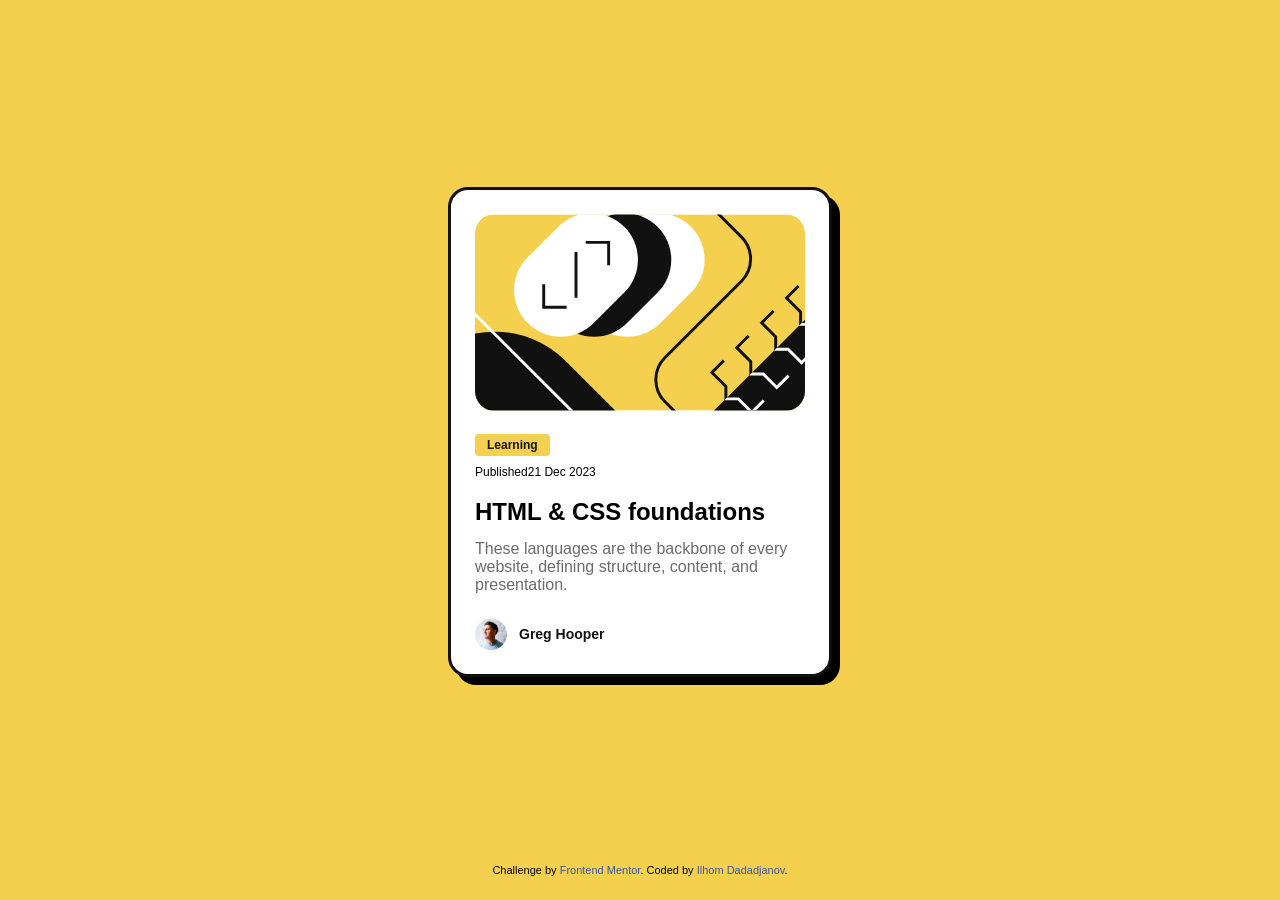
<file: blog-preview-card-main/index.html>
<!DOCTYPE html>
<html lang="en">

<head>
  <meta charset="UTF-8">
  <meta name="viewport" content="width=device-width, initial-scale=1.0">
  <link rel="icon" type="image/png" sizes="32x32" href="./assets/images/favicon-32x32.png">
  <link rel="stylesheet" href="assets/css-style.css">
  <title>Frontend Mentor | Blog preview card</title>
</head>

<body>
  <div class="wrapper" role="main">
    <div class="container">
      <div class="container_content">
        <img src="./assets/images/illustration-article.svg" alt="Illustration">
        <span>Learning</span>
        <p>Published21 Dec 2023</p>
        <h1><a>HTML & CSS foundations</a></h1>
        <p>These languages are the backbone of every website, defining structure, content, and presentation.</p>
      </div>
      <div class="container_author">
        <img src="./assets/images/image-avatar.webp" alt="Greg Hooper Image">
        <span>Greg Hooper</span>
      </div>
    </div>
    <div class="attribution">
      Challenge by <a href="https://www.frontendmentor.io?ref=challenge" target="_blank">Frontend Mentor</a>.
      Coded by <a href="https://github.com/lhomD" target="_blank">Ilhom Dadadjanov</a>.
    </div>
  </div>
</body>

</html>
</file>
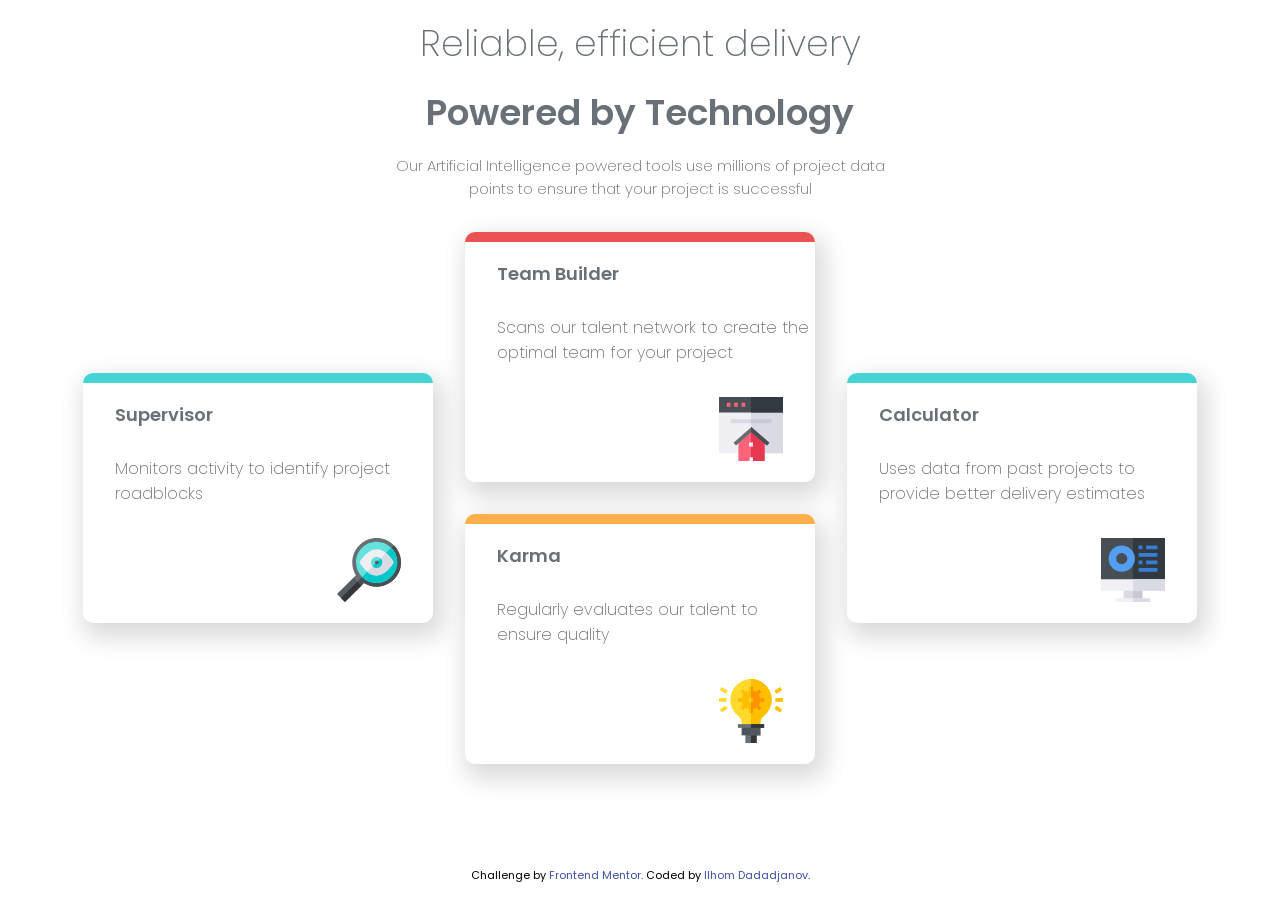
<file: four-card-feature-section-master/index.html>
<!DOCTYPE html>
<html lang="en">

<head>
  <meta charset="UTF-8">
  <meta name="viewport" content="width=device-width, initial-scale=1.0">
  <!-- displays site properly based on user's device -->
  <link rel="icon" type="image/png" sizes="32x32" href="./images/favicon-32x32.png">
  <link rel="stylesheet" href="./assets/style.css">
  <title>Frontend Mentor | Four card feature section</title>
</head>

<body>
  <div class="wrapper">
    <main class="main">
      <section class="main__intro">
        <h1 class="main__intro-h1">Reliable, efficient delivery</h1>
        <h2 class="main__intro-h2">Powered by Technology</h2>
        <p class="main__intro-p">Our Artificial Intelligence powered tools use millions of project data points to ensure
          that your project is
          successful</p>
      </section>
      <section class="main__cards">
        <article class="main__cards__card">
          <h3 class="main__cards__card-h3">Supervisor</h3>
          <p class="main__cards__card-p">Monitors activity to identify project roadblocks</p>
          <img src="./assets/images/icon-supervisor.svg" alt="Supervisor Icon">
        </article>
        <article class="main__cards__card">
          <h3 class="main__cards__card-h3">Team Builder</h3>
          <p class="main__cards__card-p">Scans our talent network to create the optimal team for your project</p>
          <img src="./assets/images/icon-team-builder.svg" alt="House Icon">
        </article>
        <article class="main__cards__card">
          <h3 class="main__cards__card-h3">Karma</h3>
          <p class="main__cards__card-p">Regularly evaluates our talent to ensure quality</p>
          <img src="./assets/images/icon-karma.svg" alt="Lamp Icon">
        </article>
        <article class="main__cards__card">
          <h3 class="main__cards__card-h3">Calculator</h3>
          <p class="main__cards__card-p">Uses data from past projects to provide better delivery estimates</p>
          <img src="./assets/images/icon-calculator.svg" alt="Calculator Icon">
        </article>
      </section>
    </main>

    <footer class="attribution">
      Challenge by <a href="https://www.frontendmentor.io?ref=challenge" target="_blank">Frontend Mentor</a>.
      Coded by <a href="https://github.com/lhomD" target="_blank">Ilhom Dadadjanov</a>.
    </footer>
  </div>
</body>

</html>
</file>
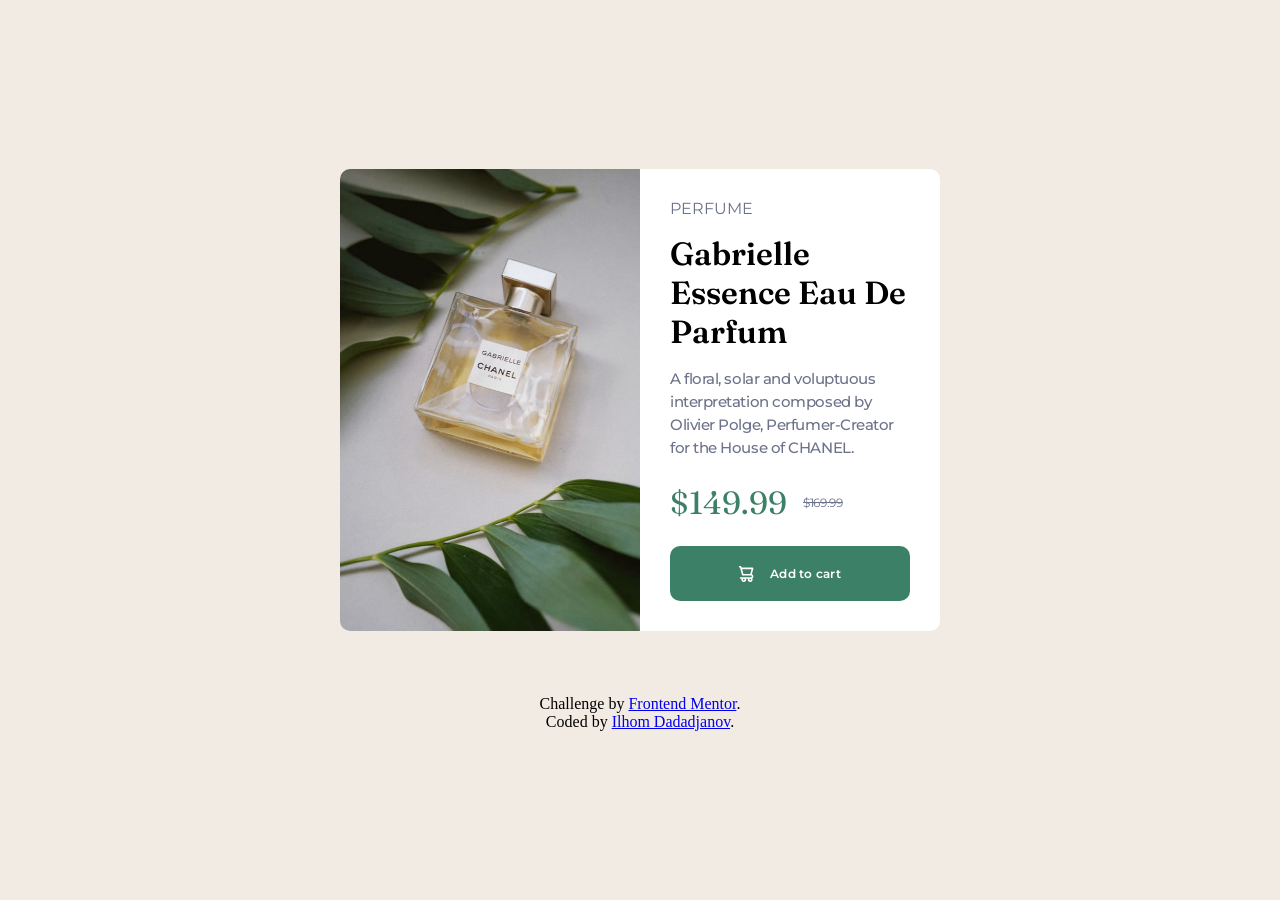
<file: product-preview-card-component-main/index.html>
<!DOCTYPE html>
<html lang="en">

<head>
  <meta charset="UTF-8">
  <meta name="viewport" content="width=device-width, initial-scale=1.0">
  <!-- displays site properly based on user's device -->

  <link rel="icon" type="image/png" sizes="32x32" href="./images/favicon-32x32.png">
  <link rel="stylesheet" href="style.css">

  <title>Frontend Mentor | Product preview card component</title>

  <!-- Feel free to remove these styles or customise in your own stylesheet 👍 -->
</head>

<body>
  <main class="wrapper">
    <section class="card">
      <div class="card_content">
        <span class="card_content-category">perfume</span>
        <h1 class="card_content-name">gabrielle essence eau de parfum</h1>
        <p class="card_content-description">A floral, solar and voluptuous interpretation composed by Olivier Polge,
          Perfumer-Creator for the House of CHANEL.</p>
        <div class="card_content-price">
          <span class="card_content-price-new">$149.99</span>
          <span class="card_content-price-old">$169.99</span>
        </div>
        <div class="card_content_cta">
          <img src="images/icon-cart.svg" alt="">
          <button class="card_content_cta-btn" type="button">Add to cart</button>
        </div>
      </div>
      <picture class="card_img">
        <source media="(min-width:601px)" srcset="images/image-product-desktop.jpg">
        <img src="images/image-product-mobile.jpg" alt="Parfume Bottle">
      </picture>
    </section>

    <div class="attribution">
      Challenge by <a href="https://www.frontendmentor.io?ref=challenge" target="_blank">Frontend Mentor</a>.<br>
      Coded by <a href="https://legendary-chimera-96c039.netlify.app/">Ilhom Dadadjanov</a>.
    </div>
  </main>
</body>

</html>
</file>
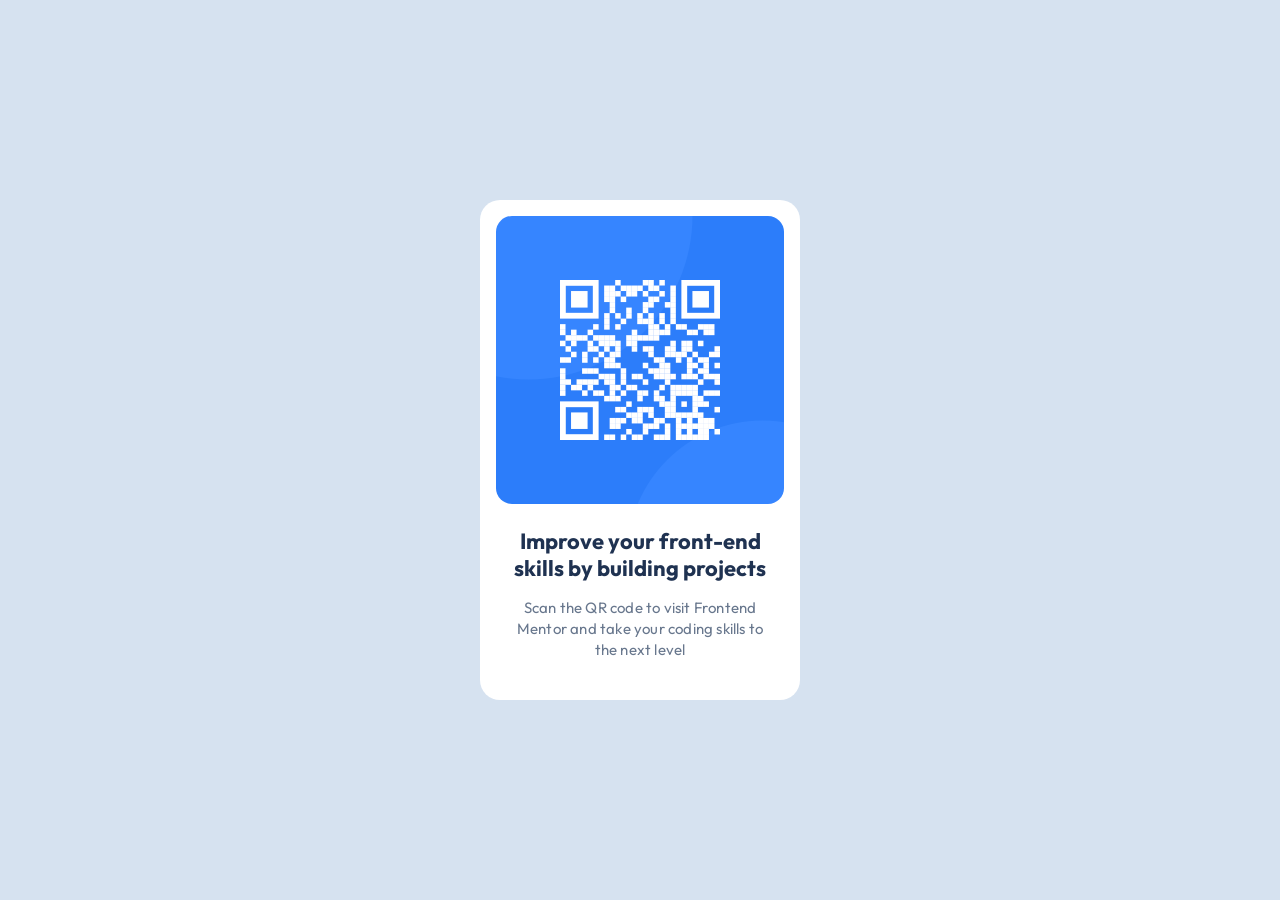
<file: qr-code-component-main/index.html>
<!DOCTYPE html>
<html lang="en">
<head>
  <meta charset="UTF-8">
  <meta name="viewport" content="width=device-width, initial-scale=1.0">
  <link rel="icon" type="image/png" sizes="32x32" href="./images/favicon-32x32.png">
  <link rel="stylesheet" href="style.css">
  <title>Frontend Mentor | QR code component</title>
</head>

<body>
    <div class="container" role="main">
      <img src="images/image-qr-code.png" alt="QR CODE">
      <h1>Improve your front-end skills by building projects</h1>
      <p>Scan the QR code to visit Frontend Mentor and take your coding skills to the next level</p>
    </div>
</body>
</html>
</file>
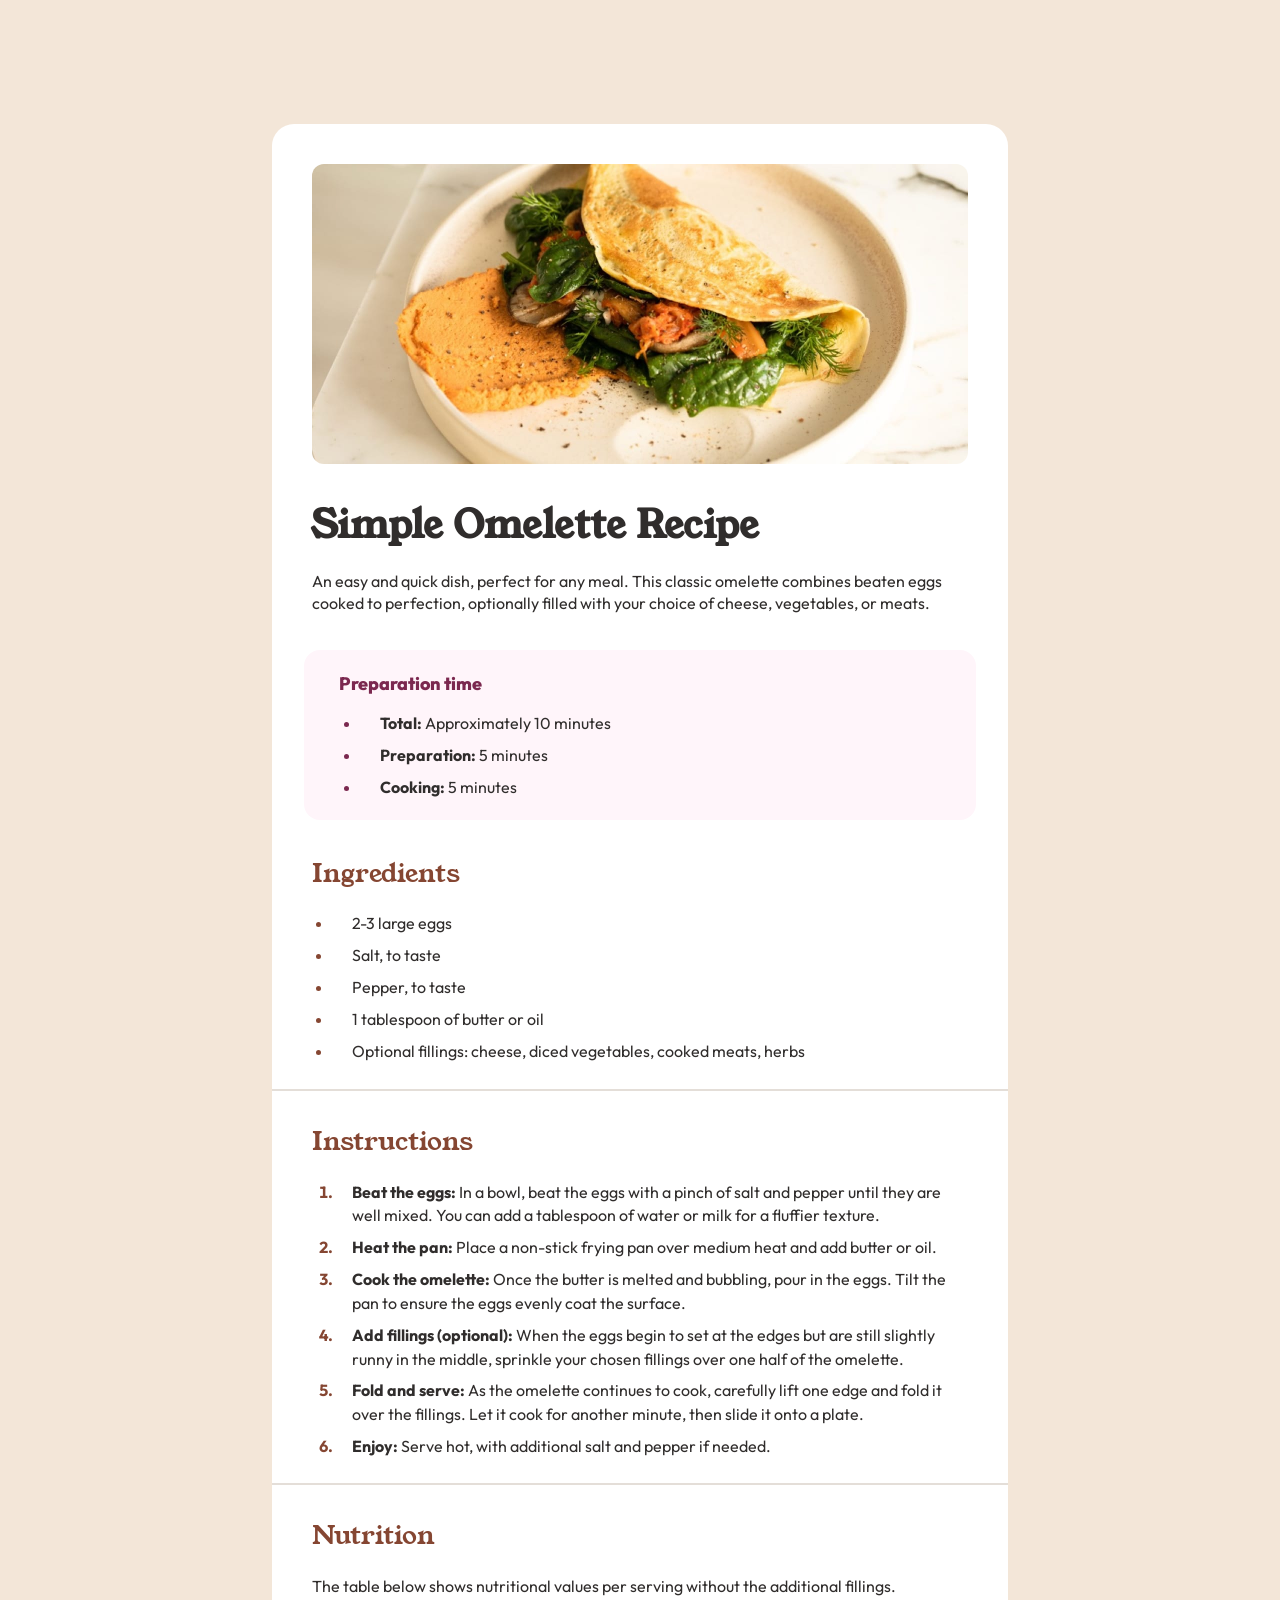
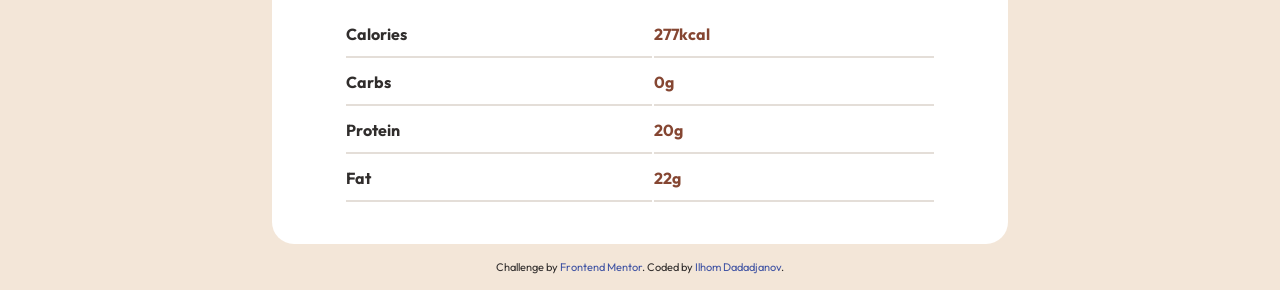
<file: recipe-page-main/index.html>
<!DOCTYPE html>
<html lang="en">

<head>
  <meta charset="UTF-8">
  <meta name="viewport" content="width=device-width, initial-scale=1.0">
  <!-- displays site properly based on user's device -->
  <link rel="icon" type="image/png" sizes="32x32" href="./assets/images/favicon-32x32.png">
  <link rel="stylesheet" href="./assets/style.css">

  <title>Frontend Mentor | Recipe page</title>

</head>

<body>
  <div class="wrapper" role="main">
    
    <!-- Start Hero Section -->
    <section class="wrapper__hero">
      <img src="./assets/images/image-omelette.jpeg" alt="A simple omelette with vegetables on a plate">
      <h1 class="wrapper__hero-header">Simple Omelette Recipe</h1>
      <p class="wrapper__hero-text">An easy and quick dish, perfect for any meal. This classic omelette combines beaten
        eggs cooked to perfection,
        optionally filled with your choice of cheese, vegetables, or meats.</p>
    </section><!-- End Hero Section -->
    <!-- Start Preparation Section -->
    <section class="wrapper__preparation">
      <h2 class="wrapper__preparation-header">Preparation time</h2>
      <ul class="wrapper__preparation-ul">
        <li><span>Total:</span> Approximately 10 minutes</li>
        <li><span>Preparation:</span> 5 minutes</li>
        <li><span>Cooking:</span> 5 minutes</li>
      </ul>
    </section><!-- End Preparation -->
    <!-- Start Ingredients Section -->
    <section class="wrapper__ingredients">
      <h2 class="wrapper__ingredients-header">Ingredients</h2>
      <ul class="wrapper__ingredients-ul">
        <li>2-3 large eggs</li>
        <li>Salt, to taste</li>
        <li>Pepper, to taste</li>
        <li>1 tablespoon of butter or oil</li>
        <li>Optional fillings: cheese, diced vegetables, cooked meats, herbs</li>
      </ul>
    </section><!-- End Ingredients -->
    <section class="wrapper__instructions">
      <h2 class="wrapper__instructions-header">Instructions</h2>
      <ol class="wrapper__instructions-list">
        <li><span>Beat the eggs:</span> In a bowl, beat the eggs with a pinch of salt and pepper until they are well
          mixed.
          You can add a tablespoon of water or milk for a fluffier texture.</li>
        <li><span>Heat the pan:</span> Place a non-stick frying pan over medium heat and add butter or oil.</li>
        <li><span>Cook the omelette:</span> Once the butter is melted and bubbling, pour in the eggs. Tilt the pan to
          ensure the eggs evenly coat the surface.</li>
        <li><span>Add fillings (optional):</span> When the eggs begin to set at the edges but are still slightly runny
          in
          the middle, sprinkle your chosen fillings over one half of
          the omelette.</li>
        <li><span>Fold and serve:</span> As the omelette continues to cook, carefully lift one edge and fold it over the
          fillings. Let it cook for another minute, then slide it onto a plate.</li>
        <li><span>Enjoy:</span> Serve hot, with additional salt and pepper if needed.</li>
      </ol>
    </section>
    <section class="wrapper__nutritions">
      <h2 class="wrapper__nutritions-header">Nutrition</h2>
      <p class="wrapper__nutritions-p">The table below shows nutritional values per serving without the additional
        fillings.</p>
      <table>
        <tbody>
          <tr>
            <th scope="row">Calories</th>
            <td>277kcal</td>
          </tr>
          <tr>
            <th scope="row">Carbs</th>
            <td>0g</td>
          </tr>
          <tr>
            <th scope="row">Protein</th>
            <td>20g</td>
          </tr>
          <tr>
            <th scope="row">Fat</th>
            <td>22g</td>
          </tr>
        </tbody>
      </table>
    </section>
    </div>

  <div class="attribution" role="contentinfo">
    Challenge by <a href="https://www.frontendmentor.io?ref=challenge" target="_blank">Frontend Mentor</a>.
    Coded by <a href="#">Ilhom Dadadjanov</a>.
  </div>
</body>

</html>
</file>
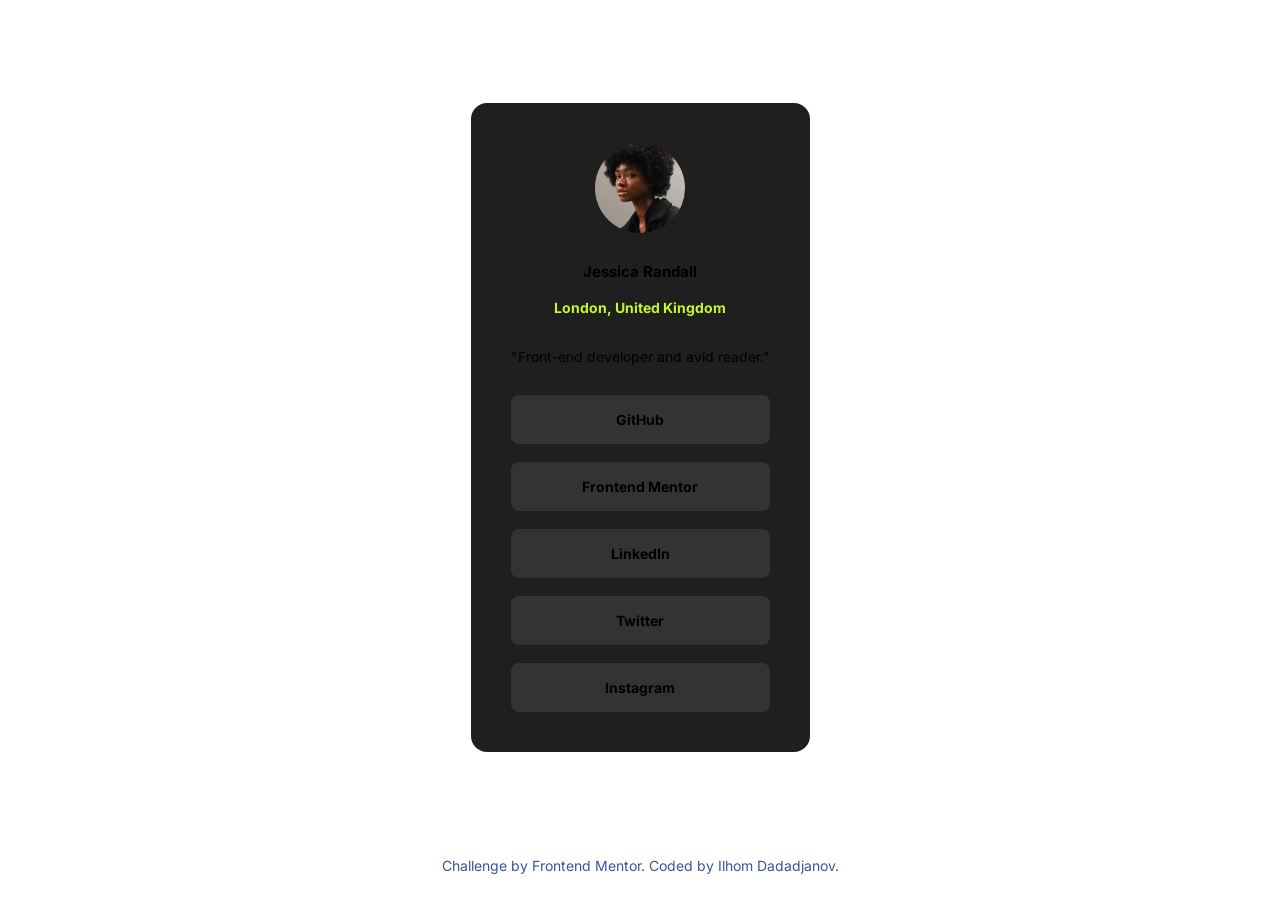
<file: social-links-profile-main/index.html>
<!DOCTYPE html>
<html lang="en">

<head>
  <meta charset="UTF-8">
  <meta name="viewport" content="width=device-width, initial-scale=1.0">
  <!-- displays site properly based on user's device -->
  <link rel="icon" type="image/png" sizes="32x32" href="./assets/images/favicon-32x32.png">
  <link rel="stylesheet" href="./assets/style.css">
  <title>Frontend Mentor | Social links profile</title>
</head>

<body>
  <div class="wrapper" role="main">
    <div class="wrapper-profile">
      <!-- Profile -->
      <img src="./assets/images/avatar-jessica.jpeg" alt="Avatar Jessica">
      <h1>Jessica Randall</h1>
      <h2>London, United Kingdom</h2>
      <p>"Front-end developer and avid reader."</p>
    </div>
    <!-- BTN's  -->
    <div class="wrapper-btn">
      <input type="button" value="GitHub">
      <input type="button" value="Frontend Mentor">
      <input type="button" value="LinkedIn">
      <input type="button" value="Twitter">
      <input type="button" value="Instagram">
    </div>
  </div>
  <!-- Attribution -->
  <div class="attribution" role="contentinfo">
    Challenge by <a href="https://www.frontendmentor.io?ref=challenge" target="_blank">Frontend Mentor</a>.
    Coded by <a href="https://github.com/lhomD" target="_blank">Ilhom Dadadjanov</a>.
  </div>
</body>

</html>
</file>
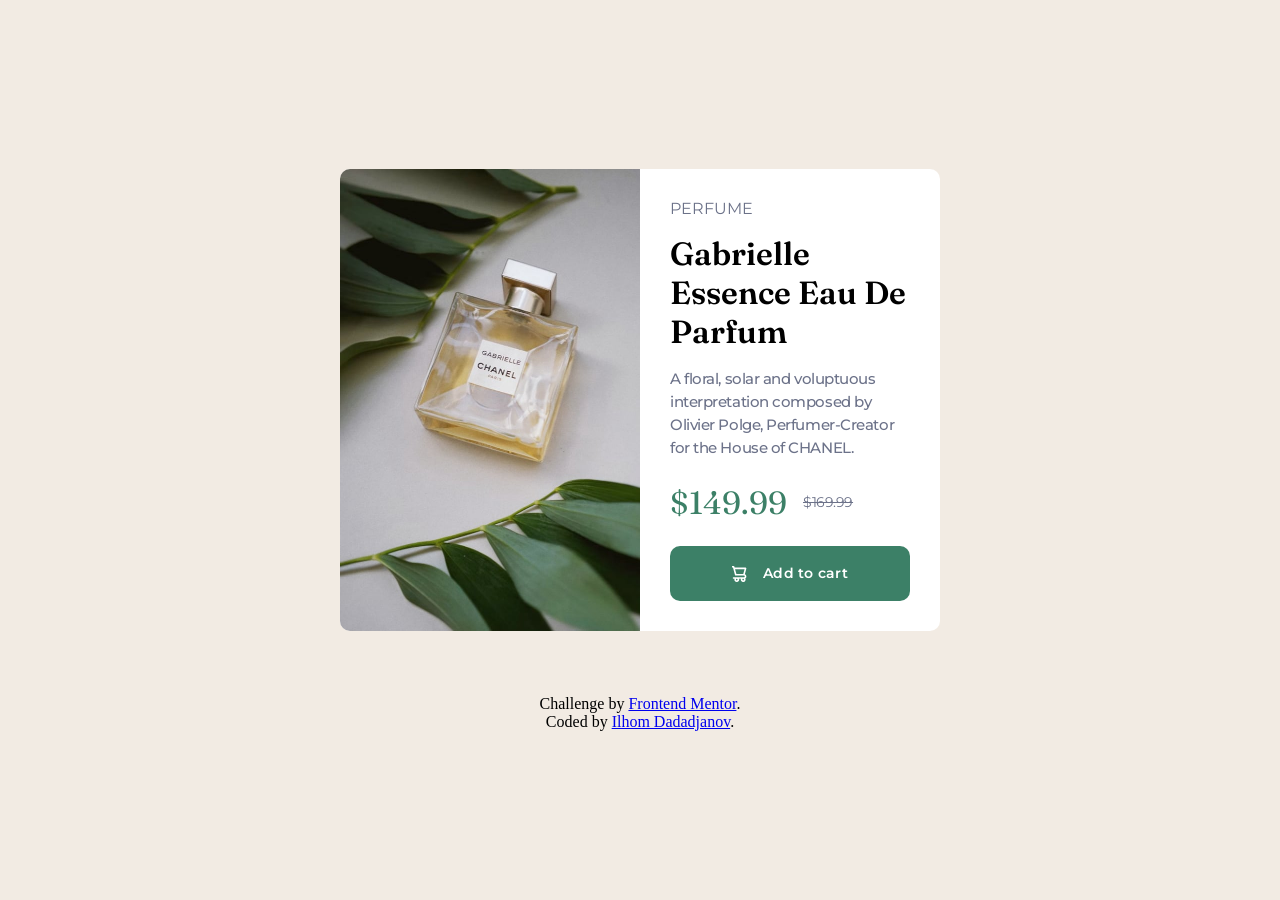
<file: product-preview-card-component-main/Product-preview-card-component-master/index.html>
<!DOCTYPE html>
<html lang="en">

<head>
  <meta charset="UTF-8">
  <meta name="viewport" content="width=device-width, initial-scale=1.0">
  <!-- displays site properly based on user's device -->

  <link rel="icon" type="image/png" sizes="32x32" href="./images/favicon-32x32.png">
  <link rel="stylesheet" href="style.css">

  <title>Frontend Mentor | Product preview card component</title>

  <!-- Feel free to remove these styles or customise in your own stylesheet 👍 -->
</head>

<body>
  <main class="wrapper" role="main">
    <section class="card">
      <div class="card_content">
        <span class="card_content-category">perfume</span>
        <h1 class="card_content-name">gabrielle essence eau de parfum</h1>
        <p class="card_content-description">A floral, solar and voluptuous interpretation composed by Olivier Polge,
          Perfumer-Creator for the House of CHANEL.</p>
        <div class="card_content-price">
          <span class="card_content-price-new">$149.99</span>
          <span class="card_content-price-old">$169.99</span>
        </div>
        <div class="card_content_cta">
          <img src="images/icon-cart.svg" alt="">
          <button class="card_content_cta-btn">Add to cart</button>
        </div>
      </div>
      <picture class="card_img">
        <source media="(min-width:601px)" srcset="images/image-product-desktop.jpg">
        <img src="images/image-product-mobile.jpg" alt="Parfume Bottle">
      </picture>
    </section>

    <div class="attribution">
      Challenge by <a href="https://www.frontendmentor.io?ref=challenge" target="_blank">Frontend Mentor</a>.<br>
      Coded by <a href="https://legendary-chimera-96c039.netlify.app/">Ilhom Dadadjanov</a>.
    </div>
  </main>
</body>

</html>
</file>
<file: blog-preview-card-main/assets/css-style.css>
/* --------------- Reset ---------------*/
*,
*::before,
*::after {
  box-sizing: border-box;
  margin: 0;
  padding: 0;
}

/*    
html {
  color-scheme: light dark;
}
*/

img,
picture {
  max-width: 100%;
  display: block;
}

button,
input,
textarea,
select {
  font: inherit;
}

a {
  text-decoration: none;
  color: inherit;
}
/* --------------- End Reset ---------------*/

/* --------------- Root ---------------*/
:root {
  font-size: 62.5%;
  font-family: "Figtree", sans-serif;
  --White: hsl(0, 0%, 100%);
  --Yellow: hsl(47, 88%, 63%);
  --Gray_500: hsl(0, 0%, 42%);
  --Gray_950: hsl(0, 0%, 7%);
}

/* --------------- Style ---------------*/
.wrapper {
  min-height: 100vh;
  min-width: 100vw;
  background-color: var(--Yellow);
  font-size: 1.6rem;
  display: flex;
  flex-direction: column;
  align-items: center;
  padding-bottom: 2.4rem;
}
.container {
  max-width: 38.4rem;
  background-color: var(--White);
  border: 3px solid #111111;
  border-radius: 2rem;
  margin: auto 2.4rem;
  padding: 2.4rem;
  box-shadow: 8px 8px #000;
}

.container:hover{
  transform: scale(1.05);
  transition: all ease-in-out 150ms;
}

.container_content img {
  border-radius: 2rem;
  max-width: 100%;
  margin-bottom: 2.4rem;
  width: 100%;
}

.container_content span {
  background-color: var(--Yellow);
  color: var(--Gray_950);
  font-weight: bolder;
  font-size: 1.2rem;
  padding: 0.4rem 1.2rem;
  border-radius: 0.4rem;
}

.container_content p:nth-of-type(1) {
  margin: 1.2rem 0;
  font-size: 1.2rem;
  font-weight: 500;
}

.container_content a {
  font-size: 2rem;
  font-weight: bolder;
  cursor: pointer;
}

.container_content a:hover {
  color: var(--Yellow);
  transition: color ease-in-out 150ms;
}

.container_content p:last-child {
  margin: 1.2rem 0 2.4rem;
  color: var(--Gray_500);
  font-size: 1.4rem;
}

.container_author {
  display: flex;
  align-items: center;
  gap: 1.2rem;
  color: var(--Gray_950);
  font-weight: bolder;
  font-size: 1.4rem;
}
.container_author img {
  width: 3.2rem;
}



/* --------------- Footer ---------------*/
.attribution {
  font-size: 11px;
  text-align: center;
}

.attribution a {
  color: hsl(228, 45%, 44%);
}

@media (min-width: 374px) {
  .container {
  display: flex;
  flex-direction: column;
}
.container_content a {
  font-size: 2.4rem;
}
.container_content p:last-child {
  font-size: 1.6rem;
}
}
</file>
<file: four-card-feature-section-master/assets/style.css>
@import url("https://fonts.googleapis.com/css2?family=Poppins:ital,wght@0,100;0,200;0,300;0,400;0,500;0,600;0,700;0,800;0,900;1,100;1,200;1,300;1,400;1,500;1,600;1,700;1,800;1,900&display=swap");

/* Modern CSS Reset */
*,
*::before,
*::after {
  box-sizing: border-box;
  margin: 0;
  padding: 0;
}
/* html {
  color-scheme: light dark;
} */
img,
picture {
  max-width: 100%;
  display: block;
}
button,
input,
textarea,
select {
  font: inherit;
}

a {
  text-decoration: none;
  color: inherit;
}
/*End CSS Reset */
/*Root Set */
:root {
  font-family: "Poppins", sans-serif;
  font-optical-sizing: auto;
  font-style: normal;
  --background-color: #fff;
  --font-bold: hslhsl(234, 12%, 34%);
  --font-thin: hsl(212, 6%, 44%);
  --line-green: hsl(180, 62%, 55%);
  --line-red: hsl(0, 78%, 62%);
  --line-orange: hsl(34, 97%, 64%);
  --line-blue: hsl(212, 86%, 64%);
  --card-shadow: 5px 10px 25px 5px rgba(0, 0, 0, 0.15);
}

.wrapper {
  background-color: var(--background-color);
  width: 100%;
  min-height: 100vh;
  display: flex;
  flex-direction: column;
  justify-content: space-between;
  padding-bottom: 1rem;
}
/* HERO STYLE */
.main {
  margin: 3.75rem 2.313rem 0;
  color: var(--font-thin);
  display: flex;
  flex-direction: column;
  align-items: center;
}
.main__intro {
  text-align: center;
}
.main__intro-h1 {
  font-size: 1.5rem;
  font-weight: 200;
  letter-spacing: 0.7%;
}
.main__intro-h2 {
  font-size: 1.5rem;
  font-weight: 600;
  letter-spacing: 0.7%;
  margin: 0.875rem 1.125rem;
  color: var(--font-bold);
}
.main__intro-p {
  font-size: 0.938rem;
  max-width: 19rem;
  font-weight: 200;
  margin-bottom: 3.75rem;
}

/* CARDS STYLE */
.main__cards__card {
  margin-bottom: 2rem;
  -webkit-box-shadow: var(--card-shadow);
  box-shadow: var(--card-shadow);
  border-radius: 0.625rem;
  position: relative;
  padding-bottom: 2.875rem;
  max-width: 21.875rem;
  min-width: 19.625rem;
  max-height: 15.625rem;
}
.main__cards__card::before {
  position: absolute;
  content: "";
  width: 100%;
  height: 0.625rem;
  background-color: var(--line-green);
  border-radius: 20px 20px 0 0;
  top: 0;
}
.main__cards__card:nth-of-type(2)::before {
  background-color: var(--line-red);
}
.main__cards__card:nth-of-type(3)::before {
  background-color: var(--line-orange);
}

.main__cards__card:nth-last-child::before {
  background-color: var(--line-blue);
}
.main__cards__card-h3 {
  color: var(--font-bold);
  font-size: 1.125rem;
  letter-spacing: 6.5%;
  font-weight: 600;
  padding: 1.75rem 0;
  margin: 0 2rem;
}
.main__cards__card-p {
  font-weight: 200;
  margin: 0 0 2rem 2rem;
}
.main__cards__card img {
  margin: 0 2rem 0 auto;
}
/* Start Atribution Section */
.attribution {
  font-size: 0.6875rem;
  text-align: center;
}

.attribution a {
  color: hsl(228, 45%, 44%);
}

/* MEDIA QUERY */
@media (min-width: 46.875rem) {
  .main {
    margin: 1rem 2.313rem 0;
  }
  .main__intro-h1 {
    font-size: 2.25rem;
  }
  .main__intro-h2 {
    font-size: 2.25rem;
  }
  .main__intro-p {
    font-size: 0.938rem;
    max-width: 31.938rem;
    margin-bottom: 2rem;
  }
  .main__cards {
    display: grid;
    grid-template-columns: repeat(12, 1fr);
    gap: 2rem;
    margin-bottom: 4rem;
  }
  .main__cards__card {
    margin-bottom: 0;
  }
  .main__cards__card:nth-of-type(1) {
    grid-column: 1 / 5;
    grid-row: 2 / 4;
  }

  .main__cards__card:nth-of-type(2) {
    grid-column: 5 / 9;
    grid-row: 1 / 3;
  }

  .main__cards__card:nth-of-type(3) {
    grid-column: 5 / 9;
    grid-row: 3 / 5;
  }

  .main__cards__card:nth-of-type(4) {
    grid-column: 9 / 13;
    grid-row: 2 / 4;
  }
}
</file>
<file: product-preview-card-component-main/style.css>
@import url("https://fonts.googleapis.com/css2?family=Montserrat:wght@500;700&display=swap");
/* - Weights: 500, 700 */
@import url("https://fonts.googleapis.com/css2?family=Fraunces:opsz,wght@9..144,700&display=swap");
/* - Weights: 700 */
:root {
  --main-bg-color: hsl(30, 38%, 92%);
  --paragrph-color: hsl(228, 12%, 48%);
  --perfume-color: hsl(212, 21%, 14%);
  --components-color: hsl(158, 36%, 37%);
  --hover-components-color: hsl(157.1, 36%, 18%);
  --card-bg-color: hsl(0, 0%, 100%);
  --external-link-color: hsl(228, 45%, 44%);
}

* {
  margin: 0;
  padding: 0;
  box-sizing: border-box;
}

body {
  background-color: var(--main-bg-color);
  display: flex;
  flex-direction: column;
  padding: 1rem;
}

.wrapper {
  display: flex;
  flex-direction: column;
  justify-content: start;
  gap: 4rem;
}

.attribution {
  margin-top: auto;
  text-align: center;
}

.card {
  background-color: var(--card-bg-color);
  width: 100%;
  max-width: 37.5rem;
  display: flex;
  flex-direction: column-reverse;
  border-radius: 10px;
  margin-top: auto;
}

.card_img {
  border-radius: 10px 10px 0 0;
  width: 100%;
}

.card_img img {
  width: 100%;
  border-radius: 10px 10px 0 0;
}

.card_content {
  padding: 1.5rem;
  display: flex;
  flex-direction: column;
}

.card_content-category {
  font-family: "Montserrat", sans-serif;
  text-transform: uppercase;
  color: var(--paragrph-color);
}

.card_content-name {
  font-family: "Fraunces", serif;
  text-transform: capitalize;
  font-weight: 600;
  font-size: 2rem;
  margin: 1rem 0;
}

.card_content-description {
  font-family: "Montserrat", sans-serif;
  line-height: 1.438rem;
  font-weight: 500;
  color: var(--paragrph-color);
  font-size: 0.938rem;
  margin-bottom: 1.5rem;
  letter-spacing: -0.03em;
}

.card_content-price {
  display: flex;
  align-items: center;
  gap: 1rem;
  margin-bottom: 1.5rem;
}

.card_content-price-new {
  font-family: "Fraunces", serif;
  font-size: 2rem;
  color: var(--components-color);
}

.card_content-price-old {
  font-family: "Montserrat", sans-serif;
  font-style: normal;
  font-weight: 400;
  font-size: 0.75rem;
  line-height: 1.438rem;
  letter-spacing: -0.03em;
  text-decoration: line-through;
  color: var(--paragrph-color);
}

.card_content_cta {
  font-family: "Montserrat", sans-serif;
  font-weight: 600;
  font-size: 0.75rem;
  line-height: 1.438rem;
  letter-spacing: 0.02em;
  padding: 1rem 0;
  border-radius: 10px;
  color: var(--card-bg-color);
  background-color: var(--components-color);
  display: flex;
  justify-content: center;
  align-items: center;
  gap: 1rem;
  cursor: pointer;
  transition: background-color 150ms ease;
}
@media (prefers-reduced-motion: reduce){
  .card_content_cta{
    transition: background-color 450ms ease;
  }
}

.card_content_cta-btn {
  border: 0;
  background-color: transparent;
  color: var(--card-bg-color);
  font-family: "Montserrat", sans-serif;
  font-weight: 600;
  font-size: 0.75rem;
  line-height: 1.438rem;
  letter-spacing: 0.02em;
  cursor: pointer;
}

.card_content_cta:hover,
.card_content_cta:active {
  background-color: var(--hover-components-color);
}

@media (min-width: 26em) {
  body {
    height: 100vh;
    align-items: center;
    justify-content: center;
  }
  .attribution {
    margin-top: 0;
  }
  .card {
    flex-direction: row-reverse;
    margin-top: 0;
  }
  .card_content {
    padding: 1.875rem;
    width: 50%;
  }
  .card_img {
    width: 50%;
  }
  .card_img img {
    height: 100%;
    border-radius: 10px 0 0 10px;
  }
}
</file>
<file: qr-code-component-main/style.css>
@import url('https://fonts.googleapis.com/css2?family=Outfit:wght@100..900&display=swap');

/* Modern CSS Reset */
*,
*::before,
*::after {
  box-sizing: border-box;
  margin: 0;
  padding: 0;
}
html {
  color-scheme: light dark;
}
img,
picture {
  max-width: 100%;
  display: block;
}
button,
input,
textarea,
select {
  font: inherit;
}

a {
  text-decoration: none;
  color: inherit;
}
/*End CSS Reset */
/*Root Set */
:root {
  font-size: 62.5%;
  font-family: "Outfit", sans-serif;
  user-select: none;
  --white: hsl(0, 0%, 100%);
  --slate-300: hsl(212, 45%, 89%);
  --slate-500: hsl(216, 15%, 48%);
  --slate-900: hsl(218, 44%, 22%);
}
/*End Root Reset */
/*Start Style */
body {
  min-height: 100vh;
  line-height: 1.5;
  text-rendering: optimizeSpeed;
  background-color: var(--slate-300);
  background-repeat: no-repeat;
  background-repeat: repeat-y;
  background-size: cover;
  height: 100vh;
  overflow: scroll;
  display: flex;
}
.container {
  background-color: var(--white);
  margin: auto;
  max-width: 32rem;
  text-align: center;
  border-radius: 2rem;
  padding: 1.6rem 1.6rem 4rem 1.6rem;
}

.container img{
  border-radius: 1.6rem;
  
}
.container h1{
  color: var(--slate-900);
  font-size: 2.2rem;
  font-weight: bold;
  line-height: 120%;
  margin: 2.4rem 1.6rem 1.6rem;
}

.container p{
  font-size: 1.5rem;
  letter-spacing: .2px;
  line-height: 140%;
  color: var(--slate-500);
  margin: 0 1.6rem;
}
</file>
<file: recipe-page-main/assets/style.css>
@import url("https://fonts.googleapis.com/css2?family=Outfit:wght@100..900&family=Young+Serif&display=swap");

/* Modern CSS Reset */
*,
*::before,
*::after {
  box-sizing: border-box;
  margin: 0;
  padding: 0;
}
html {
  color-scheme: light dark;
}
img,
picture {
  max-width: 100%;
  display: block;
}
button,
input,
textarea,
select {
  font: inherit;
}

a {
  text-decoration: none;
  color: inherit;
}
/*End CSS Reset */
/*Root Set */
:root {
  /* font-family: "Young Serif", serif; */
  font-family: "Outfit", sans-serif;
  font-optical-sizing: auto;
  font-style: normal;
  user-select: none;
  --White: hsl(0, 0%, 100%);
  --Stone-100: hsl(30, 54%, 90%);
  --Stone-150: hsl(30, 18%, 87%);
  --Stone-900: hsl(24, 5%, 18%);
  --Brown-800: hsl(14, 45%, 36%);
  --Rose-800: hsl(332, 51%, 32%);
  --Rose-50: hsl(330, 100%, 98%);
}

body{
  background-color: var(--Stone-100);
}

.wrapper{
  background-color: var(--White);
  color: var(--Stone-900);
}
/* Start Hero Section */
.wrapper__hero-header{
  margin: 2.5rem 1.875rem 1.52rem;
  font-family: "Young Serif", serif;
  font-size: 2.15rem;
  line-height: 2.188rem;
}
.wrapper__hero-text{
  margin: 0 2rem 0 1.94rem;
  font-size: 1rem;
  line-height: 1.5rem;
} /* End Hero Section */

/* Start Preparation Section */
.wrapper__preparation{
  background-color: var(--Rose-50);
  margin: 2rem 2rem 2.2rem;
  padding: 1.375rem 1.5rem 0 1.375rem;
  border-radius: 1rem;
}
.wrapper__preparation-header{
  color: var(--Rose-800);
  font-weight: 800;
  line-height: 1.438rem;
  letter-spacing: 4%;
  font-size: 1.125rem;
}
.wrapper__preparation-ul{
  padding: 1rem 0 .8rem 1.34rem;
  font-size: 1rem;
}
.wrapper__preparation-ul li{
  padding-left: 1.2rem;
  padding-bottom: .5rem;
  line-height: 150%;
  
}
.wrapper__preparation-ul li::marker{
    color: var(--Rose-800);
}
.wrapper__preparation-ul li span{
  font-weight: bold;
}/* End Preparation Section */
/* Start Ingredients Section */
.wrapper__ingredients{
  border-bottom: 2px var(--Stone-150) solid;
  margin-bottom: 1.5rem;
}
.wrapper__ingredients-header{
  color: var(--Brown-800);
  font-size: 1.625rem;
  font-family: "Young Serif", serif;
  margin: 0 0 1.3rem 1.875rem;
  font-weight: 500;
  letter-spacing: 4%;
}
.wrapper__ingredients-ul{
  padding: 0 3.2rem;
  font-size: 1rem;
  margin-bottom: 1rem;
}
.wrapper__ingredients-ul li{
  padding: 0 0 .75rem 1.2rem;
}
.wrapper__ingredients-ul li::marker{
  color: var(--Brown-800);
}/* End Ingredients Section */
/* Start Instructions Section */
.wrapper__instructions{
  border-bottom: 2px var(--Stone-150) solid;
  margin-bottom: 2rem;
  padding-top: .5rem;
}
.wrapper__instructions-header{
  color: var(--Brown-800);
  font-size: 1.625rem;
  font-family: "Young Serif", serif;
  margin: 0 0 1.3rem 1.875rem;
  font-weight: 500;
  letter-spacing: 4%;
}
.wrapper__instructions-list{
  padding-left: 3.4rem;
  padding-right: 2.8rem;
  font-size: 1rem;
  margin-bottom: 1rem;
  line-height: 150%;
}
.wrapper__instructions-list li{
  padding: 0 0 .5rem 1rem;
}
.wrapper__instructions-list li::marker{
  color: var(--Brown-800);
  font-weight: bolder;
}
.wrapper__instructions-list span{
  font-weight: bold;
}/* End Instructions Section */
/* Start nutritions Section */
.wrapper__nutritions-header{
  color: var(--Brown-800);
  font-size: 1.625rem;
  font-family: "Young Serif", serif;
  margin: 0 0 1.3rem 1.875rem;
  font-weight: 500;
  letter-spacing: 4%;
}
.wrapper__nutritions{
  padding-bottom: 2.5rem;
}
.wrapper__nutritions-p{
  padding-left: 1.75rem;
  font-size: 1rem;
  margin-bottom: .8rem;
  line-height: 140%;
}
.wrapper__nutritions table{
  width: 100%;
  text-align: left;
  padding: 0 3.8rem;
}
.wrapper__nutritions th{
  border-bottom: solid 2px var(--Stone-150);
}
.wrapper__nutritions td {
  border-bottom: solid 2px var(--Stone-150);
}
.wrapper__nutritions th{
  padding: 0.75rem 0;
}
.wrapper__nutritions td{
  padding: 0.75rem 0;
}
.wrapper__nutritions td{
  color: var(--Brown-800);
  font-weight: bolder;
}/* End Nutritions Section */
/* Start Atribution Section */
.attribution {
  font-size: 0.688rem;
  text-align: center;
  padding: 1rem;
  color: var(--Stone-900);
}
.attribution a {
  color: hsl(228, 45%, 44%);
  cursor: pointer;
}

/* Media Query */
@media (min-width: 26rem) {
  body{
  height: 100%;
  overflow-y: scroll;
  width: 100%;
  overflow-x: hidden;
  display: flex;
  flex-direction: column;
  align-items: center;
  padding-top: 7.75rem;
}
.wrapper{
  width: 100%;
  max-width: 46rem;
  border-radius: 1.375rem;
}

/* Start Hero Section */
.wrapper__hero{
  display: flex;
  flex-direction: column;
}
.wrapper__hero img{
  border-radius: 0.75rem;
  width: 100%;
  max-width: 41rem;
  align-self: center;
  margin-top: 2.5rem;
}
.wrapper__hero-header{
  margin: 2.125rem 2.4rem 1.125rem;
  font-size: 2.375rem;
  line-height: normal;
  letter-spacing: 1%;
}
.wrapper__hero-text{
  margin-left: 2.5rem;
  line-height: 1.4rem;
} /* End Hero Section */
/* Start Preparation Section */
.wrapper__preparation{
  margin: 2.2rem 2rem 2.2rem;
  padding: 1.375rem 1.5rem 0 2.2rem;
}/* End Preparation Section */
/* Start Ingredients Section */
.wrapper__ingredients{
  border-bottom: 2px var(--Stone-150) solid;
  margin-bottom: 1.5rem;
}
.wrapper__ingredients-header{
  margin: 0 0 1.3rem 2.5rem;
}
.wrapper__ingredients-ul{
  padding: 0px 3.8rem;
}/* End Ingredients Section */
/* Start Instructions Section */
.wrapper__instructions{
  border-bottom: 2px var(--Stone-150) solid;
  margin-bottom: 2rem;
  padding-top: .5rem;
}
.wrapper__instructions-header{
  margin: 0 0 1.3rem 2.5rem;
}
.wrapper__instructions-list{
  padding-left: 3.99rem;
  line-height: 149%;
}/* End Instructions Section */
/* Start nutritions Section */
.wrapper__nutritions-header{
  margin: 0 0 1.3rem 2.5rem;
}
.wrapper__nutritions{
  padding-bottom: 2.5rem;
}
.wrapper__nutritions-p{
  padding-left: 2.5rem;
}
.wrapper__nutritions table{
  width: 100%;
  text-align: left;
  padding: 0 4.5rem;
}
.wrapper__nutritions th, td {
  /* border-collapse: collapse; */
  border-bottom: solid 2px var(--Stone-150);
}
.wrapper__nutritions th, td{
  padding: 0.75rem 0;
}
.wrapper__nutritions td{
  color: var(--Brown-800);
  font-weight: bolder;
}/* End Nutritions Section */

}
</file>
<file: social-links-profile-main/assets/style.css>
@import url("https://fonts.googleapis.com/css2?family=Inter:ital,opsz,wght@0,14..32,100..900;1,14..32,100..900&display=swap");

/* Modern CSS Reset */
*,
*::before,
*::after {
  box-sizing: border-box;
  margin: 0;
  padding: 0;
}
html {
  color-scheme: light dark;
}
img,
picture {
  max-width: 100%;
  display: block;
}
button,
input,
textarea,
select {
  font: inherit;
}

a {
  text-decoration: none;
  color: inherit;
}
/*End CSS Reset */
/*Root Set */
:root {
  font-family: "Inter", sans-serif;
  font-optical-sizing: auto;
  font-style: normal;
  /* Weights: 400, 600, 700 */
  user-select: none;
  --white: hsl(0, 0%, 100%);
  --green: hsl(75, 94%, 57%);
  --grey-700: hsl(0, 0%, 20%);
  --grey-800: hsl(0, 0%, 12%);
  --grey-900: hsl(0, 0%, 8%);
}
/*End Root Reset */
/*Start Style */
body {
  line-height: 1.5;
  text-rendering: optimizeSpeed;
  background-color: var(gray-900);
  display: flex;
  flex-direction: column;
  align-items: center;
  justify-content: space-between;
  height: 100vh;
  text-align: center;
}

.wrapper {
  background-color: var(--grey-800);
  display: flex;
  flex-direction: column;
  align-items: center;
  max-width: 24rem;
  padding: 1.5rem 1.5rem 1.75rem;
  border-radius: 1rem;
  margin: auto 1rem;
}

.wrapper-profile {
  display: flex;
  flex-direction: column;
  align-items: center;
}

.wrapper img {
  width: 5.5rem;
  border-radius: 50%;
  margin: 0 0 1.75rem;
}

.wrapper h1 {
  font-size: 0.938rem;
  font-weight: bold;
  margin: 0 0 0.8rem;
}

.wrapper h2 {
  color: var(--green);
  font-size: 0.875rem;
  font-weight: bold;
}

.wrapper p {
  font-size: 0.875rem;
  margin: 1.75rem 0;
}

.wrapper-btn {
  display: flex;
  flex-direction: column;
  width: 100%;
  max-width: 19rem;
  gap: 1.125rem;
}

.wrapper-btn input {
  border: none;
  border-radius: 0.5rem;
  font-size: 0.875rem;
  font-weight: bold;
  padding: 0.875rem 0;
  background-color: var(--grey-700);
}

.wrapper-btn input:hover {
  background-color: var(--green);
  color: var(--grey-900);
  transition: all ease-in 150ms;
  cursor: pointer;
}

.attribution {
  margin: 0 0 1.5rem;
  color: hsl(228, 45%, 44%);
  font-size: 0.875rem;
}

@media (min-width: 23.5rem) {
  .wrapper {
    padding: 2.5rem;
  }

  .wrapper img {
    width: 5.625rem;
  }
}

/* Tone down the animation to avoid vestibular motion triggers. */
@media (prefers-reduced-motion: reduce) {
.wrapper-btn input:hover {
  background-color: var(--green);
  color: var(--grey-900);
}
}
</file>
<file: product-preview-card-component-main/Product-preview-card-component-master/style.css>
@import url("https://fonts.googleapis.com/css2?family=Montserrat:wght@500;700&display=swap");
/* - Weights: 500, 700 */
@import url("https://fonts.googleapis.com/css2?family=Fraunces:opsz,wght@9..144,700&display=swap");
/* - Weights: 700 */
:root {
  --main-bg-color: hsl(30, 38%, 92%);
  --paragrph-color: hsl(228, 12%, 48%);
  --perfume-color: hsl(212, 21%, 14%);
  --components-color: hsl(158, 36%, 37%);
  --hover-components-color: hsl(157.1, 36%, 18%);
  --card-bg-color: hsl(0, 0%, 100%);
  --external-link-color: hsl(228, 45%, 44%);
}

* {
  margin: 0;
  padding: 0%;
  box-sizing: border-box;
}

body {
  background-color: var(--main-bg-color);
  display: flex;
  flex-direction: column;
  padding: 1rem;
}

.wrapper {
  display: flex;
  flex-direction: column;
  justify-content: start;
  gap: 4rem;
}

.attribution {
  margin-top: auto;
  text-align: center;
}

.card {
  background-color: var(--card-bg-color);
  width: 100%;
  max-width: 37.5rem;
  display: flex;
  flex-direction: column-reverse;
  border-radius: 10px;
  margin-top: auto;
}

.card_img {
  border-radius: 10px 10px 0 0;
  width: 100%;
}

.card_img img {
  width: 100%;
  border-radius: 10px 10px 0 0;
}

.card_content {
  padding: 1.5rem;
  display: flex;
  flex-direction: column;
}

.card_content-category {
  font-family: "Montserrat", sans-serif;
  text-transform: uppercase;
  color: var(--paragrph-color);
}

.card_content-name {
  font-family: "Fraunces", serif;
  text-transform: capitalize;
  font-weight: 600;
  font-size: 2rem;
  margin: 1rem 0;
}

.card_content-description {
  font-family: "Montserrat", sans-serif;
  font-size: 15px;
  line-height: 23px;
  font-weight: 500;
  color: var(--paragrph-color);
  font-size: 15px;
  margin-bottom: 1.5rem;
  letter-spacing: -0.03em;
}

.card_content-price {
  display: flex;
  align-items: center;
  gap: 1rem;
  margin-bottom: 1.5rem;
}

.card_content-price-new {
  font-family: "Fraunces", serif;
  font-size: 2rem;
  color: var(--components-color);
}

.card_content-price-old {
  font-family: "Montserrat";
  font-style: normal;
  font-weight: 400;
  font-size: 14px;
  line-height: 23px;
  letter-spacing: -0.03em;
  text-decoration: line-through;
  color: var(--paragrph-color);
}

.card_content_cta {
  font-family: "Montserrat";
  font-weight: 600;
  font-size: 14px;
  line-height: 23px;
  letter-spacing: 0.02em;
  padding: 1rem 0;
  border-radius: 10px;
  color: var(--card-bg-color);
  background-color: var(--components-color);
  display: flex;
  justify-content: center;
  align-items: center;
  gap: 1rem;
  cursor: pointer;
  transition: background-color 300ms ease;
}

.card_content_cta-btn {
  border: 0;
  background-color: transparent;
  color: var(--card-bg-color);
  font-family: "Montserrat";
  font-weight: 600;
  font-size: 14px;
  line-height: 23px;
  letter-spacing: 0.02em;
  cursor: pointer;
}

.card_content_cta:hover,
.card_content_cta:active {
  background-color: var(--hover-components-color);
}

@media (min-width: 26em) {
  body {
    height: 100vh;
    align-items: center;
    justify-content: center;
  }
  .attribution {
    margin-top: 0;
  }
  .card {
    flex-direction: row-reverse;
    margin-top: 0;
  }
  .card_content {
    padding: 1.875rem;
    width: 50%;
  }
  .card_img {
    width: 50%;
  }
  .card_img img {
    height: 100%;
    border-radius: 10px 0 0 10px;
  }
}
</file>
